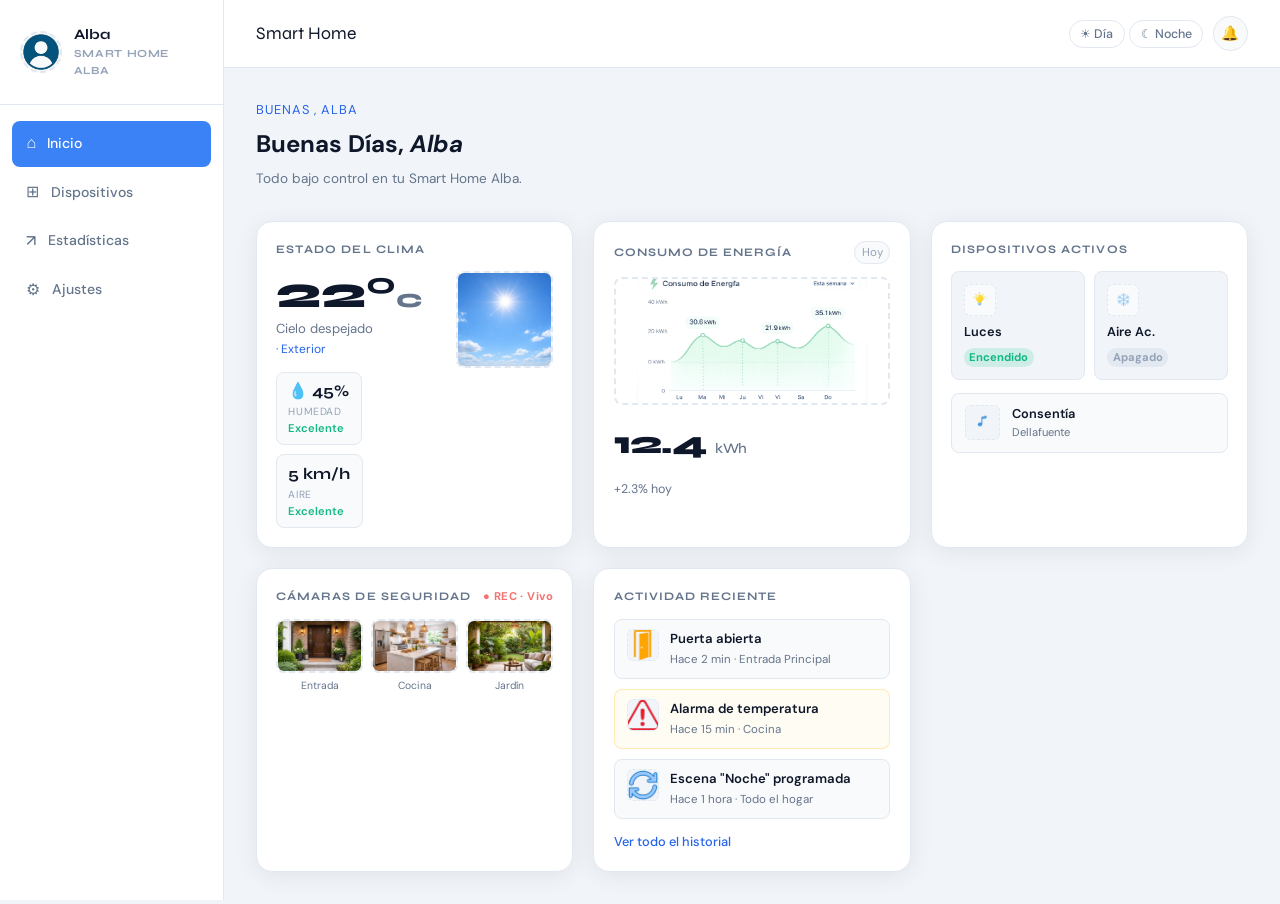
<file: Smart-Home/index.html>
<!DOCTYPE html>
<html lang="es">
<head>
  <meta charset="UTF-8">
  <meta name="viewport" content="width=device-width, initial-scale=1.0">
  <title>SmartHome panel</title>
  <!--fuentes de Google -->
  <link rel="preconnect" href="https://fonts.googleapis.com">
  <link rel="preconnect" href="https://fonts.gstatic.com" crossorigin>
  <link href="https://fonts.googleapis.com/css2?family=Syne:wght@400;600;700;800&family=DM+Sans:ital,wght@0,300;0,400;0,500;1,300&display=swap" rel="stylesheet">

  <link rel="stylesheet" href="style.css">
</head>

<body>

  <!--ANCLAS DE MODO OSCURO / MODO DÍA
    Estas dos secciones vacías son "anclas" de CSS. Cuando el usuario pulsa "Modo Noche", la URL cambia a #dark.
    Cuando pulsa "Modo Día", la URL cambia a #light.El CSS usa esos estados (:target) para cambiar los colores de TODA la página . -->

  <section id="light"></section>
  <section id="dark"></section>

  <!--CONTENEDOR RAÍZ DE LA APLICACIÓN-->
  <div class="app">
    <div class="barra">
      <div class="barra-cabecera">
        <img class="avatar" src="resourcers/usuario.png" alt=" usuario">
        <div class="barra-usuario">
          <p class="barra-nombre">Alba</p>
          <p class="barra-roll">Smart Home Alba</p>
        </div>
      </div>
 
      <!-- Menú de navegación del sidebar -->
      <nav class="barra-nav">
        <a href="#" class="nav-item activo">
          <p class="nav-icon">⌂</p> Inicio
        </a>
        <a href="#" class="nav-item">
          <p class="nav-icon">⊞</p> Dispositivos
        </a>
        <a href="#" class="nav-item">
          <p class="nav-icon">↗</p> Estadísticas
        </a>
        <a href="#" class="nav-item">
          <p class="nav-icon">⚙</p> Ajustes
        </a>
        </nav>
    </div>

    <!-- ZONA PRINCIPAL -->
    <div class="principal">
      <!--BARRA SUPERIOR-->
      <header class="barraSuperior">
        <div class="barrasupIzq-left">
          <p class="barrasupNom">Smart Home</p>
        </div>

        <div class="barrasup-accion ">
          <!--Botones de modo día / noche.Cada botón está dentro de un enlace <a href="#...">
          Al pulsar, el navegador navega al ancla (#light o #dark) y el CSS cambia el tema automáticamente.-->
          <div class="Control">
            <a href="#light"><button class="modo-btn">☀ Día</button></a>
            <a href="#dark"><button class="modo-btn">☾ Noche</button></a>
          </div>
          <button class="notif-btn">🔔</button>
        </div>
      </header>

      <!--SALUDO PERSONALIZADO -->
      <section class="SaludoArriba">
        <p class="SaludoAbajo">Buenas , Alba</p>
        <h1 class="Saludo-titulo">Buenas Días, <em>Alba</em></h1>
        <p class="Saludo-desc">Todo bajo control en tu Smart Home Alba.</p>
      </section>

      <!--PRINCIPAL DEL PANEL -->
      <main class="panel">
        <!--WIDGET 1: ESTADO DEL CLIMA -->
        <div class="widget widget--clima">
          <p class="widget-etiqueta">Estado del Clima</p>
          <div class="clima-body">
            <div class="clima-left">
              <p class="clima-temp">22°<span>C</span></p>
              <p class="clima-desc">Cielo despejado</p>
              <p class="clima-loc">· Exterior</p>

              <!-- humedad y aire -->
              <div class="clima-badges">
                <div class="badge">
                  <p class="badge-val"> 💧 45%</p>
                  <p class="badge-label">Humedad </p>
                  <p class="badge-tag">Excelente</p>
                </div>

                <div class="badge">
                  <p class="badge-val"> 5 km/h </p>
                  <p class="badge-label">Aire</p>
                  <p class="badge-tag">Excelente</p>
                </div>
              </div>
            </div>
            <img class="clima-foto" src="resourcers/clima.png" alt="Foto clima">
          </div>
        </div>

        <!--WIDGET 2: CONSUMO DE ENERGÍA -->
        <div class="widget widget--energia">
          <div class="widget-header-row">
            <p class="widget-etiqueta">Consumo de Energía</p>
            <p class="widget-tag">Hoy</p>
          </div>
          <img class="widget-foto" src="resourcers/grafico.png" alt="Foto energía">
          <!-- Valor principal del consumo -->
          <p class="energia-val">12.4 <span>kWh</span></p>
          <p class="widget-hora">+2.3% hoy</p>

        </div>

        <!--WIDGET 3: DISPOSITIVOS ACTIVOS -->
        <div class="widget widget--dispositivos">

          <p class="widget-etiqueta">Dispositivos Activos</p>

          <!-- Lista de dispositivos en cuadrícula de 2 columnas -->
          <div class="device-list">
            <div class="device-item on">
              <img class="device-img" src="resourcers/luz.png" alt="Luces">
              <p class="device-name">Luces</p>
              <!-- La clase "on" pone el texto en verde -->
              <p class="device-status on">Encendido</p>
            </div>
            <div class="device-item off">
              <img class="device-img" src="resourcers/aire.png" alt="Aire Ac.">
              <p class="device-name">Aire Ac.</p>
              <!-- La clase "off" pone el texto en gris -->
              <p class="device-status off">Apagado</p>
            </div>
          </div>

          <div class="music-barra">
            <img class="music-img" src="resourcers/music.png" alt="Music">
            <div>
              <p class="music-titulo">Consentía</p>
              <p class="music-sub">Dellafuente</p>
            </div>
          </div>
        </div>

        <!--WIDGET 4: CÁMARAS DE SEGURIDAD -->
        <div class="widget widget--camaras">

          <div class="widget-header-row">
            <p class="widget-etiqueta">Cámaras de Seguridad</p>
            <p class="rec">● REC · Vivo</p>
          </div>
          <div class="cam-grid">
            <div class="cam-item">
              <img class="cam-foto" src="resourcers/Entradaprincipal.png" alt="entrada">
              <p class="cam-nombre">Entrada</p>
            </div>

            <div class="cam-item">
              <img class="cam-foto" src="resourcers/Cocina.png" alt="cocina">
              <p class="cam-nombre">Cocina</p>
            </div>

            <div class="cam-item">
              <img class="cam-foto" src="resourcers/Patio.png" alt="jardín">
              <p class="cam-nombre">Jardín</p>
            </div>

          </div>
        </div>

        <!--WIDGET 5: ACTIVIDAD RECIENTE -->
        <div class="widget widget--actividad">
          <p class="widget-etiqueta">Actividad Reciente</p>
          <div class="actividad-list">
            <div class="actividad-item">
              <img class="actividad-icon" src="resourcers/puerta.png" alt="Puerta">
              <div class="actividad-text">
                <p class="actividad-titulo">Puerta abierta</p>
                <p class="actividad-hora">Hace 2 min · Entrada Principal</p>
              </div>
            </div>

            <div class="actividad-item advertencia">
              <!-- FOTO: cambia "FOTO" por icono de alarma -->
              <img class="actividad-icon" src="resourcers/alerta.png" alt="Alarma">
              <div class="actividad-text">
                <p class="actividad-titulo">Alarma de temperatura</p>
                <p class="actividad-hora">Hace 15 min · Cocina</p>
              </div>
            </div>

            <div class="actividad-item">
              <!-- FOTO: cambia "FOTO" por icono de actualización -->
              <img class="actividad-icon" src="resourcers/actualizacion.png" alt="Actualización">
              <div class="activity-text">
                <p class="actividad-titulo">Escena "Noche" programada</p>
                <p class="actividad-hora">Hace 1 hora · Todo el hogar</p>
              </div>
            </div>
          </div>
          <a href="#" class="actividad-link">Ver todo el historial</a>
        </div>
      </main>
    </div>

    <!--NAVEGACIÓN INFERIOR -->
    <nav class="boton-nav">
      <!-- La clase "active" resalta el ítem actual en azul -->
      <a href="#" class="boton-item activo">
        <p class="boton-icon">⌂</p>
        <p>Inicio</p>
      </a>
      <a href="#" class="boton-item">
        <p class="boton-icon">⊞</p>
        <p>Dispositivos</p>
      </a>
      <a href="#" class="boton-item">
        <p class="boton-icon">↗</p>
        <p>Estadísticas</p>
      </a>
      <a href="#" class="boton-item">
        <p class="boton-icon">⚙</p>
        <p>Ajustes</p>
      </a>
    </nav>
  </div>
</body>
</html>
</file>
<file: Smart-Home/style.css>
/* VARIABLES  Se declaran en :root para que estén disponibles en toda la página. */
:root {
  /* Azules para acentos, botones activos y enlaces */
  --color-blue-300:    #93c5fd;
  --color-blue-400:    #60a5fa; 
  --color-blue-500:    #3b82f6;  
  --color-blue-600:    #2563eb;  
  /* Blancos y grises para fondos, textos y bordes */
  --color-white:       #ffffff;
  --color-gray-50:     #f9fafb; 
  --color-gray-100:    #f1f5f9;  /* fondo modo claro */
  --color-gray-200:    #e2e8f0;  /* bordes modo claro */
  --color-gray-300:    #cbd5e1;
  --color-gray-400:    #94a3b8;  
  --color-gray-500:    #64748b;  
  --color-gray-600:    #475569;
  --color-gray-700:    #334155;  /*dispositivas modo oscuro */
  --color-gray-800:    #1e293b;  /*tarjetas  modo oscuro */
  --color-gray-850:    #172033;  /* fondo alternativo  modo oscuro */
  --color-gray-900:    #0f172a;  /* fondo de barra/barraSup  modo oscuro */
  --color-gray-950:    #090e1a;  

  --color-green-400:   #34d399;
  --color-green-500:   #10b981;
  --color-yellow-400:  #fbbf24;  
  --color-red-400:     #f87171;  
  --color-red-500:     #ef4444;
  font-size: 1rem; /* base para rem: 1rem = 16px por defecto del navegador */
}
/* VARIABLESTEMA CLARO ( por defecto)
   Se definen dentro de body para que hereden todos los elementos. Cada variable tiene un nombre que describe su USO (no su color).
   Esto permite que al cambiar a modo oscuro solo se reasignen estas variables y todo el diseño cambie automáticamente.*/

body {

  /*Fondos de cada zona*/
  --bg-app:          var(--color-gray-100); /*fondo de la página*/
  --bg-sidebar:      var(--color-white); /*menú lateral*/
  --bg-topbar:       var(--color-white); /*barra superior*/
  --bg-card:         var(--color-white); /*widget*/
  --bg-card-alt:     var(--color-gray-50); /*dentro de widgets*/
  --bg-bottom-nav:   var(--color-white); /*menú inferior móvil*/
  --bg-device:       var(--color-gray-100); /*tarjetas de dispositivo*/
  --bg-nav-active:   var(--color-blue-500); /*fondo del ítem de nav activo*/

  /*Colores de texto*/
  --text-primary:    var(--color-gray-900); /*texto principal*/
  --text-secondary:  var(--color-gray-500); /*descripciones*/
  --text-muted:      var(--color-gray-400); /*tiempo*/
  --text-on-accent:  var(--color-white); /*texto botones*/
  --text-on-dark:    var(--color-gray-100); /*texto fondo oscuro*/

  /*Colores de texto arriba*/
  --accent-color:    var(--color-blue-600);    /*color principal de la marca*/
  --accent-light:    var(--color-blue-400);    /*versión modo dia */
  --accent-glow:     rgba(59, 130, 246, 0.14); /*azul traslúcido */

  /*Colores de estado*/
  --status-on:       var(--color-green-500);   /*encendido*/
  --status-off:      var(--color-gray-400);    /*apagado*/
  --status-warn:     var(--color-yellow-400);  /*advertencia*/
  --status-rec:      var(--color-red-400);     /*cámara grabando*/

  /*Bordes y sombras*/
  --border-color:    var(--color-gray-200);
  --shadow-sm:       0 0.1rem 0.5rem rgba(0,0,0,0.06);    /* sombra sutil */
  --shadow-card:     0 0.25rem 1.5rem rgba(0,0,0,0.07);   /* sombra tarjeta */
  --shadow-hover:    0 0.6rem 2rem rgba(0,0,0,0.13);      /* sombra al pasar el ratón */

  /*borde*/
  --radius-card:     1rem;    /* esquinas widgets */
  --radius-sm:       0.5rem;  /* esquinas elementos pequeños */
  --radius-pill:     2rem;    /*botones, etiquetas*/

  /*Velocidad de transición del tema*/
  --t: 0.32s ease; 
}

/*VARIABLES TEMA OSCURO
  El selector "#dark:target ~ .app" significa:"cuando #dark esté activo (:target), aplica estilos al hermano siguiente (.app)
  y a todos sus descendientes"Dentro de .app se reasignan las variables semánticas con colores oscuros. 
  Los componentes siguen usando var(--bg-card),var(--text-primary), etc., pero ahora esas variables apuntan a colores oscuros*/
#dark:target ~ .app,
#dark:target ~ .app * {

  /* Fondos oscuros */
  --bg-app:          var(--color-gray-950);   
  --bg-sidebar:      var(--color-gray-900);
  --bg-topbar:       var(--color-gray-900);
  --bg-card:         var(--color-gray-800);
  --bg-card-alt:     var(--color-gray-850);
  --bg-bottom-nav:   var(--color-gray-900);
  --bg-device:       var(--color-gray-700);
  --bg-nav-active:   var(--color-blue-500);  

  /*Texto  sobre fondo oscuro*/
  --text-primary:    var(--color-gray-50);
  --text-secondary:  var(--color-gray-400);
  --text-muted:      var(--color-gray-500);

  /*Texto claro para mejor contraste en oscuro*/
  --accent-color:    var(--color-blue-400);
  --accent-glow:     rgba(96, 165, 250, 0.15);

  /*Bordes muy tenues sobre fondo oscuro*/
  --border-color:    rgba(255,255,255,0.07);

  /* Sombras más intensas porque el fondo es oscuro */
  --shadow-sm:       0 0.1rem 0.5rem rgba(0,0,0,0.35);
  --shadow-card:     0 0.25rem 1.5rem rgba(0,0,0,0.45);
  --shadow-hover:    0 0.6rem 2rem rgba(0,0,0,0.65);
}

/* El fondo del contenedor también cambia*/
#dark:target ~ .app { 
  background: var(--color-gray-950); 
}

/*TEMA CLARO se restaura al pulsar "Modo Día" igual que el modo oscuro*/
#light:target ~ .app,
#light:target ~ .app * {
  --bg-app:          var(--color-gray-100);
  --bg-sidebar:      var(--color-white);
  --bg-topbar:       var(--color-white);
  --bg-card:         var(--color-white);
  --bg-card-alt:     var(--color-gray-50);
  --bg-bottom-nav:   var(--color-white);
  --bg-device:       var(--color-gray-100);

  --text-primary:    var(--color-gray-900);
  --text-secondary:  var(--color-gray-500);
  --text-muted:      var(--color-gray-400);

  --accent-color:    var(--color-blue-600);
  --accent-glow:     rgba(59, 130, 246, 0.14);

  --border-color:    var(--color-gray-200);
  --shadow-sm:       0 0.1rem 0.5rem rgba(0,0,0,0.06);
  --shadow-card:     0 0.25rem 1.5rem rgba(0,0,0,0.07);
  --shadow-hover:    0 0.6rem 2rem rgba(0,0,0,0.13);
}

#light:target ~ .app { 
  background: var(--color-gray-100); 
}


/*RESETEO BÁSICO Elimina márgenes, rellenos y el modelo de caja inconsistente que traen los navegadores por defecto.*/
*, *::before, *::after {
  box-sizing: border-box; /* el padding no aumenta el tamaño del elemento */
  margin: 0;
  padding: 0;
}

body {
  font-family: 'DM Sans', sans-serif;
  line-height: 1.55;
  background: var(--bg-app);     
  color: var(--text-primary);    
  min-height: 100vh; 
}
p  { 
  margin: 0; 
}
h1 { 
  margin: 0; 
}
/* enlaces sin subrayado */
a  { 
  text-decoration: none; 
  color: inherit; 
} 
/* las imágenes no dejan espacio extra abajo */
img {
   display: block; 
  } 

#light, #dark {
  position: absolute;
  width: 0;
  height: 0;
  overflow: hidden;
  visibility: hidden;
}

.app {
  display: flex;
  flex-direction: column; /* en móvil: apilado verticalmente */
  min-height: 100vh;
  background: var(--bg-app);
}

/*BARRA OCULTO EN MÓVIL Se muestra solo en desktop */
.barra {
  display: none; /* invisible en móvil */
}

.principal {
  flex: 1;
  display: flex;
  flex-direction: column;
  min-width: 0;
}

/* BARRA SUPERIOR — BASE MÓVIL*/
.barraSuperior {
  background: var(--bg-topbar);
  border-bottom: 0.0625rem solid var(--border-color); 
  padding: 0.9rem 1rem;
  display: flex;
  align-items: center;
  justify-content: space-between;
  gap: 1rem;
  position: sticky;
  top: 0;
  z-index: 10;
}

.barrasupNom{
  font-family: 'Syne', sans-serif;
  font-weight: 80;
  font-size: 1.1rem; 
  color: var(--text-primary);
}

.barrasup-subtitulo {
  font-size: 0.68rem;
  letter-spacing: 0.1em; 
  text-transform: uppercase;
  color: var(--accent-color);
  margin-top: 0.1rem;
}

.barrasup-accion {
  display: flex;
  align-items: center;
  gap: 0.6rem;
}

.control {
  display: flex;
  gap: 0.35rem;
}

/* Botones de cambio de tema (Día / Noche) */
.modo-btn {
  padding: 0.4em 0.85em; 
  border: 0.0625rem solid var(--border-color);
  border-radius: var(--radius-pill); 
  background: transparent;
  color: var(--text-secondary);
  font-family: 'DM Sans', sans-serif;
  font-size: 0.78rem;
  font-weight: 500;
  cursor: pointer;
  white-space: nowrap; /* evita que el texto se parta en dos líneas */
}

.modo-btn:hover {
  border-color: var(--accent-color);
  color: var(--accent-color);
  background: var(--accent-glow);
}

/* Botón de notificaciones (círculo con campana) */
.notif-btn {
  background: var(--bg-card-alt);
  border: 0.0625rem solid var(--border-color);
  border-radius: 50%; 
  width: 2.2rem;
  height: 2.2rem;
  font-size: 0.9rem;
  cursor: pointer;
  display: flex;
  align-items: center;
  justify-content: center;
  color: var(--text-secondary);
}
.SaludoArriba {
  padding: 1.5rem 1rem 0.5rem;
}
.SaludoAbajo {
  font-size: 0.8rem;
  text-transform: uppercase;
  letter-spacing: 0.08em;
  color: var(--accent-color);
  margin-bottom: 0.3rem;
}

/* Título grande con nombre del usuario */
.saludo-titulo {
  font-family: 'Syne', sans-serif;
  /* clamp(mínimo, preferido, máximo) — tamaño fluido según el ancho */
  font-size: clamp(1.5rem, 5vw, 2.2rem);
  font-weight: 800;
  letter-spacing: -0.03em; /* letras ligeramente juntas: sensación premium */
  color: var(--accent-color);
  line-height: 1.15;
}

/* El nombre en <em> se colorea con el acento */
.saludo-titulo em {
  font-style: normal;
  color: var(--accent-color);
}

.Saludo-desc {
  font-size: 0.85rem;
  color: var(--text-secondary);
  margin-top: 0.35rem;
}

/* CUADRÍCULA DEL DASHBOARD — BASE MÓVIL
    auto-fill: crea todas las columnas que quepan en el ancho. minmax(18rem, 1fr): cada columna mide mínimo 18rem.
    Si sobra espacio, se reparte en fracciones iguales (1fr).No se define el número de columnas: se adaptan solas. */

.panel {
  width: 100%;
  padding: 1rem;
  display: grid;
  grid-template-columns: repeat(auto-fill, minmax(18rem, 1fr));
  gap: 1rem;
  padding-bottom: 5rem; 
}


/*WIDGET BASE — BASE MÓVIL*/
.widget {
  background: var(--bg-card);           
  border-radius: var(--radius-card);    
  border: 0.0625rem solid var(--border-color);
  padding: 1.2em;   
  display: flex;
  flex-direction: column;
  gap: 0.8em;
  box-shadow: var(--shadow-card);
  
}

.widget:hover {
  box-shadow: var(--shadow-hover);
  transform: translateY(-0.18em);
}

/* Etiqueta del widget: título pequeño en mayúsculas */
.widget-etiqueta {
  font-family: 'Syne', sans-serif;
  font-size: 0.72rem;
  font-weight: 700;
  letter-spacing: 0.09em;
  text-transform: uppercase;
  color: var(--text-secondary);
}

/* Fila de cabecera con título y etiqueta a ambos lados */
.widget-header-row {
  display: flex;
  align-items: center;
  justify-content: space-between;
}

/* Etiqueta pequeña tipo "Hoy" */
.widget-tag {
  font-size: 0.72rem;
  color: var(--text-muted);
  background: var(--bg-card-alt);
  border: 0.0625rem solid var(--border-color);
  padding: 0.15em 0.6em;
  border-radius: var(--radius-pill);
}

.widget-hora {
  font-size: 0.78rem;
  color: var(--text-secondary);
}

.widget-foto {
  width: 100%;
  height: 8rem;
  object-fit: cover;      /* la imagen rellena el espacio sin deformarse */
  border-radius: var(--radius-sm);
  border: 0.125rem dashed var(--border-color); 
}

.widget:hover .widget-foto { 
  border-color: var(--accent-color);
}

/* WIDGET CLIMA*/
.clima-body {
  display: flex;
  align-items: flex-start;
  justify-content: space-between;
  gap: 1em;
}

.clima-temp {
  font-family: 'Syne', sans-serif;
  font-size: 2.8em; 
  font-weight: 800;
  line-height: 1;
  color: var(--text-primary);
}

/* La "C" de grados Celsius más pequeña */
.clima-temp span {
  font-size: 0.45em;
  color: var(--text-secondary);
}

.clima-desc {
  font-size: 0.82em;
  color: var(--text-secondary);
  margin-top: 0.2em;
}

.clima-loc {
  font-size: 0.75em;
  color: var(--accent-color);
  margin-top: 0.1em;
}

.clima-badges {
  display: flex;
  gap: 0.6em;
  margin-top: 0.8em;
  flex-wrap: wrap; /* si no caben, bajan a la siguiente línea */
}

/* Cada insignia (humedad, aire) */
.badge {
  background: var(--bg-card-alt);
  border: 0.0625rem solid var(--border-color);
  border-radius: var(--radius-sm);
  padding: 0.4em 0.7em;
  min-width: 4em;
}

.badge-val {
  font-family: 'Syne', sans-serif;
  font-size: 1em;
  font-weight: 700;
  color: var(--text-primary);
}

.badge-label {
  font-size: 0.65em;
  text-transform: uppercase;
  letter-spacing: 0.06em;
  color: var(--text-muted);
}

/* "Excelente" en verde */
.badge-tag {
  font-size: 0.7em;
  color: var(--status-on);
  font-weight: 600;
}

.clima-foto {
  width: 35%;     /* porcentaje del ancho del contenedor padre */
  min-width: 6rem;
  max-width: 10rem;
  aspect-ratio: 1; /* siempre cuadrada */
  object-fit: cover;
  border-radius: var(--radius-sm);
  background: var(--bg-card-alt);
  border: 0.125rem dashed var(--border-color);
  flex-shrink: 0; /* no se encoge aunque haya poco espacio */
}
/*WIDGET ENERGÍA */

/* Valor grande de kWh */
.energia-val {
  font-family: 'Syne', sans-serif;
  font-size: 2em;
  font-weight: 800;
  color: var(--text-primary);
  letter-spacing: -0.02em;
}

/* "kWh" en pequeño y color secundario */
.energia-val span {
  font-size: 0.45em;
  color: var(--text-secondary);
  font-weight: 500;
}

/*WIDGET DISPOSITIVOS */
.device-list {
  display: grid;
  grid-template-columns: 1fr 1fr; 
  gap: 0.6em;
}

.device-item {
  background: var(--bg-device);
  border: 0.0625rem solid var(--border-color);
  border-radius: var(--radius-sm);
  padding: 0.75em;
  display: flex;
  flex-direction: column;
  align-items: flex-start;
  gap: 0.35em;
}

/* Imagen/icono del dispositivo*/
.device-img {
  width: 2rem;
  height: 2rem;
  object-fit: cover;
  border-radius: 0.4rem;
  background: var(--bg-card-alt);
  border: 0.0625rem dashed var(--border-color);
}

.device-name {
  font-size: 0.8em;
  font-weight: 600;
  color: var(--text-primary);
}

.device-status {
  font-size: 0.7em;
  font-weight: 700;
  padding: 0.1em 0.5em;
  border-radius: var(--radius-pill);
}

.device-status.on {
  background: rgba(16,185,129,0.15);
  color: var(--status-on);
}

.device-status.off {
  background: rgba(148,163,184,0.15);
  color: var(--status-off);
}

.music-barra {
  display: flex;
  align-items: center;
  gap: 0.75em;
  background: var(--bg-card-alt);
  border: 0.0625rem solid var(--border-color);
  border-radius: var(--radius-sm);
  padding: 0.65em 0.8em;
}

.music-img {
  width: 2.2rem;
  height: 2.2rem;
  border-radius: 0.35rem;
  object-fit: cover;
  background: var(--bg-device);
  border: 0.0625rem dashed var(--border-color);
}

.music-titulo {
  font-size: 0.8em;
  font-weight: 600;
  color: var(--text-primary);
}

.music-sub {
  font-size: 0.7em;
  color: var(--text-secondary);
}

/*WIDGET CÁMARAS*/
.rec {
  font-size: 0.7rem;
  font-weight: 700;
  color: var(--status-rec);
  letter-spacing: 0.04em;
}

.cam-grid {
  display: grid;
  grid-template-columns: repeat(3, 1fr); /* 3 columnas iguales */
  gap: 0.5em;
}

.cam-item {
  display: flex;
  flex-direction: column;
  gap: 0.3em;
}

.cam-foto {
  width: 100%;
  aspect-ratio: 16/10; /* mantiene la proporción de pantalla ancha */
  object-fit: cover;
  border-radius: var(--radius-sm);
  background: var(--bg-card-alt);
  border: 0.125rem dashed var(--border-color);
  display: block;
}

.cam-nombre {
  font-size: 0.65em;
  color: var(--text-secondary);
  text-align: center;
}

/*WIDGET ACTIVIDAD RECIENTE*/

/* Lista vertical de eventos */
.actividad-list {
  display: flex;
  flex-direction: column;
  gap: 0.6em;
}

/* Cada fila de evento */
.actividad-item {
  display: flex;
  align-items: flex-start;
  gap: 0.7em;
  padding: 0.6em 0.75em;
  background: var(--bg-card-alt);
  border: 0.0625rem solid var(--border-color);
  border-radius: var(--radius-sm);
}

.actividad-item.advertencia {
  border-color: rgba(251,191,36,0.3);
  background: rgba(251,191,36,0.05);
}

.actividad-icon {
  width: 2rem;
  height: 2rem;
  border-radius: 0.4rem;
  object-fit: cover;
  background: var(--bg-device);
  border: 0.0625rem dashed var(--border-color);
}

.actividad-titulo {
  font-size: 0.82em;
  font-weight: 600;
  color: var(--text-primary);
}

.actividad-hora {
  font-size: 0.72em;
  color: var(--text-secondary);
  margin-top: 0.1em;
}

/* Enlace "Ver todo el historial" no lleva a nada */
.actividad-link {
  font-size: 0.8rem;
  color: var(--accent-color);
  font-weight: 500;
  align-self: flex-start; /* no se estira al ancho completo */
  transition: opacity 0.2s;
}

.actividad-link:hover { opacity: 0.7; }

/*NAVEGACIÓN INFERIOR*/
.boton-nav {
  position: fixed;
  bottom: 0;
  left: 0;
  right: 0;
  background: var(--bg-bottom-nav);
  border-top: 0.0625rem solid var(--border-color);
  display: flex;
  justify-content: space-around;
  padding: 0.5rem 0 0.7rem;
  z-index: 20;
}

/* Cada ítem del menú inferior */
.boton-item {
  display: flex;
  flex-direction: column;
  align-items: center;
  gap: 0.15rem;
  font-size: 0.65rem;
  color: var(--text-muted);
  padding: 0.2rem 1rem;
  border-radius: var(--radius-sm);
  transition: color 0.2s;
}

/* Ítem activo en azul menú inferior */
.boton-item.activo { color: var(--accent-color); }

/* Icono del ítem menú inferior  */
.boton-icon { font-size: 1.2rem; }

/*DESKTOP: pantallas de 64rem (1024px) en adelante */
@media (min-width: 64rem) {

  /* En desktop el layout es horizontal: barra + contenido */
  .app {
    flex-direction: row; /* cambia de columna a fila */
  }

  /* La barra aparece a la izquierda con ancho fijo */
  .barra {
    display: flex;        
    flex-direction: column;
    width: 14rem;         
    min-height: 100vh;
    background: var(--bg-sidebar);
    border-right: 0.0625rem solid var(--border-color);
    padding: 1.5rem 0;
    flex-shrink: 0;        /* la barra no se encoge */
    position: sticky;      /* queda fijo al hacer scroll */
    top: 0;
    height: 100vh;
    overflow-y: auto;
  }

  /* Cabecera de la barra: avatar + datos del usuario */
  .barra-cabecera {
    display: flex;
    align-items: center;
    gap: 0.75rem;
    padding: 0 1.25rem 1.5rem;
    border-bottom: 0.0625rem solid var(--border-color);
    margin-bottom: 1rem;
  }

  /* Avatar circular del usuario */
  .avatar {
    width: 2.6rem;
    height: 2.6rem;
    border-radius: 50%; /* círculo perfecto */
    object-fit: cover;
    background: var(--bg-card-alt);
    border: 0.125rem dashed var(--border-color);
    flex-shrink: 0;
  }

  .barra-usuario {
    font-family: 'Syne', sans-serif;
    font-weight: 700;
    font-size: 0.9rem;
    color: var(--text-primary);
  }

  .barra-roll {
    font-size: 0.68rem;
    color: var(--text-muted);
    text-transform: uppercase;
    letter-spacing: 0.06em;
  }

  /* Menú de navegación de la barra */
  .barra-nav {
    display: flex;
    flex-direction: column;
    gap: 0.2rem;
    padding: 0 0.75rem;
  }

  /* Cada ítem del menú del sidebar */
  .nav-item {
    display: flex;
    align-items: center;
    gap: 0.7rem;
    padding: 0.65rem 0.9rem;
    border-radius: var(--radius-sm);
    font-size: 0.88rem;
    color: var(--text-secondary);
    font-weight: 500;
  }

  /* Al pasar el ratón: fondo azul tenue */
  .nav-item:hover {
    background: var(--accent-glow);
    color: var(--accent-color);
  }

  /* Ítem activo: fondo azul sólido + texto blanco */
  .nav-item.activo {
    background: var(--bg-nav-active);
    color: var(--text-on-accent);
  }

  .nav-icon { 
    font-size: 1rem; 
  }

  /* El menú inferior desaparece en desktop (la barra lo reemplaza) */
  .boton-nav { 
    display: none; 
  }

  /* El contenido principal ocupa el resto del espacio horizontal */
  .main-wrap { 
    flex: 1; min-width: 0; 
  }

  .barraSuperior  { 
    padding: 1rem 2rem; 
  }
  .SaludoArriba {
     padding: 2rem 2rem 0.5rem; 
    }
  .panel {
    padding: 1.5rem 2rem 2rem;
    gap: 1.25rem;
  }
}
</file>
